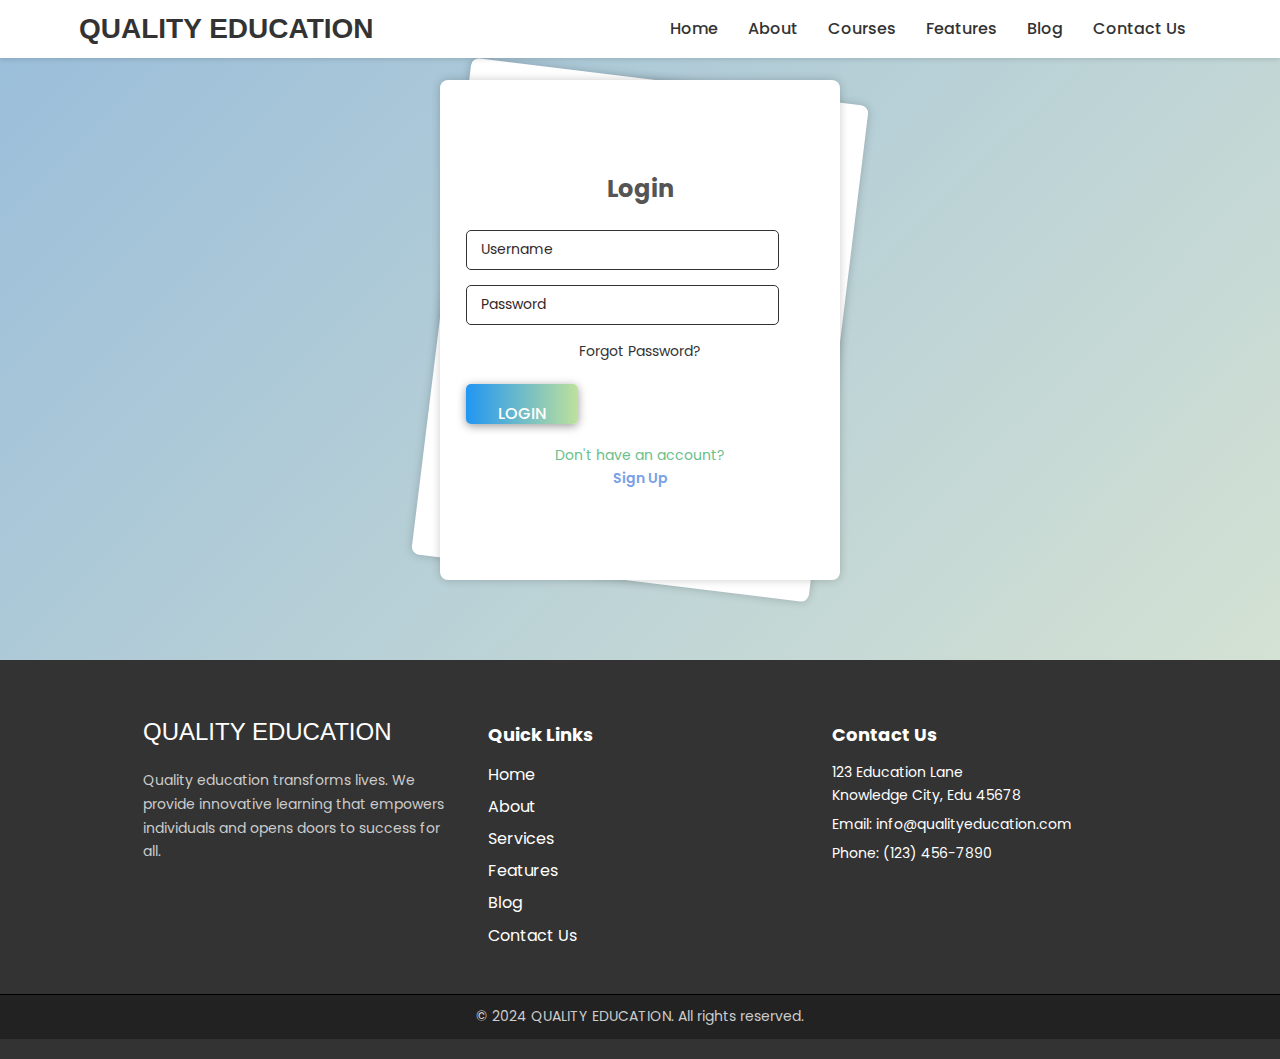
<file: anim.html>
<!DOCTYPE html>
<html lang="en">
<head>
    <meta charset="UTF-8">
    <meta http-equiv="X-UA-Compatible" content="IE=edge">
    <meta name="viewport" content="width=device-width, initial-scale=1.0">
    <title>Animated Login and Registration Form</title>
    <link rel="stylesheet" href="css/main.css">
    <link rel="preconnect" href="https://fonts.googleapis.com">
    <link rel="preconnect" href="https://fonts.gstatic.com" crossorigin>
    <link href="https://fonts.googleapis.com/css2?family=Poppins:wght@300;400;500;600;700&display=swap" rel="stylesheet">
    <link rel="icon" href="Images/fologo.png" type="image/x-icon">

    <style>
        @import url('https://fonts.googleapis.com/css2?family=Poppins:wght@300;400;500;600;700&display=swap');

        * {
            margin: 0;
            padding: 0;
            box-sizing: border-box;
            font-family: 'Poppins', sans-serif;
        }

        body {
            display: flex;
            flex-direction: column;
            min-height: 100vh;
            background: linear-gradient(135deg, #99bdda, #e0e9d2);
        }

        .header {
            width: 100%;
            background-color: #fff;
            color: #333;
            padding: 15px 0;
            box-shadow: 0 2px 4px rgba(0, 0, 0, 0.1);
        }

        .header .container {
            display: flex;
            justify-content: space-between;
            align-items: center;
            width: 90%;
            margin: 0 auto;
        }

        .header .logo {
            color: #333;
            text-decoration: none;
            font-size: 28px;
            font-weight: 600;
        }

        .header .navbar {
            display: flex;
        }

        .header .navbar ul {
            display: flex;
            list-style: none;
        }

        .header .navbar li {
            margin: 0 15px;
        }

        .header .navbar a {
            text-decoration: none;
            color: #333;
            font-weight: 500;
            transition: color 0.3s;
        }

        .header .navbar a:hover {
            color: #007bff;
        }

        .header .btn-outline {
            padding: 8px 16px;
            border: 2px solid #333;
            color: #333;
            text-decoration: none;
            border-radius: 5px;
            font-weight: 500;
            margin-left: 20px;
            transition: background-color 0.3s, color 0.3s;
        }

        .header .btn-outline:hover {
            background-color: #333;
            color: #fff;
        }

        .main-content {
            flex: 1;
            display: flex;
            justify-content: center;
            align-items: center;
            width: 100%;
            margin: 80px 0;
        }

        .wrapper {
            position: relative;
            width: 100%;
            max-width: 400px;
            height: 500px;
            margin: 0 auto;
        }

        .form-wrapper {
            position: absolute;
            top: 0;
            left: 0;
            display: flex;
            justify-content: center;
            align-items: center;
            width: 100%;
            height: 100%;
            background: #fff;
            box-shadow: 0 0 10px rgba(0, 0, 0, .2);
            border-radius: 8px;
            overflow: hidden;
        }

        .wrapper.animate-signUp .form-wrapper.sign-in {
            transform: rotate(7deg);
            animation: animateRotate .7s ease-in-out forwards;
            animation-delay: .3s;
        }

        .wrapper.animate-signIn .form-wrapper.sign-in {
            animation: animateSignIn 1.5s ease-in-out forwards;
        }

        @keyframes animateSignIn {
            0% {
                transform: translateX(0);
            }
            50% {
                transform: translateX(-500px);
            }
            100% {
                transform: translateX(0) rotate(7deg);
            }
        }

        .wrapper .form-wrapper.sign-up {
            transform: rotate(7deg);
        }

        .wrapper.animate-signIn .form-wrapper.sign-up {
            animation: animateRotate .7s ease-in-out forwards;
            animation-delay: .3s;
        }

        @keyframes animateRotate {
            0% {
                transform: rotate(7deg);
            }
            100% {
                transform: rotate(0);
                z-index: 1;
            }
        }

        .wrapper.animate-signUp .form-wrapper.sign-up {
            animation: animateSignUp 1.5s ease-in-out forwards;
        }

        @keyframes animateSignUp {
            0% {
                transform: translateX(0);
                z-index: 1;
            }
            50% {
                transform: translateX(500px);
            }
            100% {
                transform: translateX(0) rotate(7deg);
            }
        }

        h2 {
            font-size: 24px;
            color: #555;
            text-align: center;
            margin-bottom: 20px;
        }

        .input-group {
            position: relative;
            width: 90%;
            margin: 15px 0;
        }

        .input-group label {
            position: absolute;
            top: 50%;
            left: 10px;
            transform: translateY(-50%);
            font-size: 14px;
            color: #352828;
            padding: 0 5px;
            pointer-events: none;
            transition: .5s;
        }

        .input-group input {
            width: 100%;
            height: 40px;
            font-size: 16px;
            color: #333;
            padding: 0 15px;
            background: transparent;
            border: 1px solid #333;
            outline: none;
            border-radius: 5px;
        }

        .input-group input:focus ~ label,
        .input-group input:valid ~ label {
            top: 0;
            font-size: 12px;
            background: #fff;
        }

        .forgot-pass {
            margin: 10px 0 20px;
            text-align: center;
        }

        .forgot-pass a {
            color: #333;
            font-size: 14px;
            text-decoration: none;
            transition: text-decoration 0.3s;
        }

        .forgot-pass a:hover {
            text-decoration: underline;
        }

        .btn {
            width: 100%;
            height: 40px;
            background: linear-gradient(to right, #2196f3, #bee19c);
            box-shadow: 0 2px 10px rgba(0, 0, 0, .4);
            font-size: 16px;
            color: #fff;
            font-weight: 500;
            cursor: pointer;
            border-radius: 5px;
            border: none;
            outline: none;
            transition: background 0.3s;
        }

        .btn:hover {
            background: linear-gradient(to right, #1e88e5, #a5d6a7);
        }

        .sign-link {
            font-size: 14px;
            text-align: center;
            margin-top: 20px;
        }

        .sign-link p {
            color: #69be8c;
        }

        .sign-link p a {
            color: #79a0e7;
            text-decoration: none;
            font-weight: 600;
        }

        .sign-link p a:hover {
            text-decoration: underline;
        }

        @media (max-width: 768px) {
            .wrapper {
                width: 100%;
                height: auto;
            }

            .input-group {
                width: 100%;
            }
        }

        .footer {
            width: 100%;
            background-color: #333;
            color: white;
            padding: 20px 0;
            position: relative;
            bottom: 0;
        }

        .footer .footer-top {
            padding: 40px 0;
        }

        .footer .footer-top .container {
            width: 80%;
            margin: 0 auto;
            display: flex;
            flex-wrap: wrap;
            justify-content: space-between;
        }

        .footer .footer-brand {
            flex: 1;
            min-width: 250px;
        }

        .footer .footer-brand .logo {
            color: white;
            text-decoration: none;
            font-size: 24px;
            display: block;
            margin-bottom: 10px;
        }

        .footer .footer-text {
            color: #ccc;
            font-size: 14px;
        }

        .footer .footer-links {
            flex: 1;
            min-width: 200px;
        }

        .footer .footer-links h4 {
            font-size: 18px;
            margin-bottom: 10px;
        }

        .footer .footer-links ul {
            list-style: none;
            padding: 0;
        }

        .footer .footer-links ul li {
            margin-bottom: 5px;
        }

        .footer .footer-links ul li a {
            color: white;
            text-decoration: none;
        }

        .footer .footer-links ul li a:hover {
            text-decoration: underline;
        }

        .footer .footer-contact {
            flex: 1;
            min-width: 200px;
        }

        .footer .footer-contact h4 {
            font-size: 18px;
            margin-bottom: 10px;
        }

        .footer .footer-contact p {
            font-size: 14px;
            margin: 5px 0;
        }

        .footer .footer-bottom {
            background-color: #222;
            padding: 10px 0;
            text-align: center;
            border-top: 1px solid #000;
        }

        .footer .footer-bottom p {
            margin: 0;
            font-size: 14px;
            color: #ccc;
        }
    </style>
</head>
<body>
    <!-- Header -->
    <header class="header">
        <div class="container">
            <a href="index.html" class="logo">QUALITY EDUCATION</a>
            <nav class="navbar">
                <ul>
                    <li><a href="index.html">Home</a></li>
                    <li><a href="about.html">About</a></li>
                    <li><a href="services.html">Courses</a></li>
                    <li><a href="features.html">Features</a></li>
                    <li><a href="blog.html">Blog</a></li>
                    <li><a href="contact.html">Contact Us</a></li>
                </ul>
            </nav>
        </div>
    </header>

    <main class="main-content">
        <div class="wrapper">
            <div class="form-wrapper sign-up">
                <form action="">
                    <h2>Sign Up</h2>
                    <div class="input-group">
                        <input type="text" required>
                        <label for="">Username</label>
                    </div>
                    <div class="input-group">
                        <input type="email" required>
                        <label for="">Email</label>
                    </div>
                    <div class="input-group">
                        <input type="password" required>
                        <label for="">Password</label>
                    </div>
                    <button type="submit" class="btn">Sign Up</button>
                    <div class="sign-link">
                        <p>Already have an account? <a href="#" class="signIn-link">Sign In</a></p>
                    </div>
                </form>
            </div>

            <div class="form-wrapper sign-in">
                <form action="">
                    <h2>Login</h2>
                    <div class="input-group">
                        <input type="text" required>
                        <label for="">Username</label>
                    </div>
                    <div class="input-group">
                        <input type="password" required>
                        <label for="">Password</label>
                    </div>
                    <div class="forgot-pass">
                        <a href="#">Forgot Password?</a>
                    </div>
                    <button type="submit" class="btn">Login</button>
                    <div class="sign-link">
                        <p>Don't have an account? <a href="#" class="signUp-link">Sign Up</a></p>
                    </div>
                </form>
            </div>
        </div>
    </main>

    <!-- Footer -->
    <footer class="footer">
        <div class="footer-top section">
            <div class="container">
                <div class="footer-brand">
                    <a href="index.html" class="logo">QUALITY EDUCATION</a>
                    <p class="footer-text">Quality education transforms lives. We provide innovative learning that empowers individuals and opens doors to success for all.</p>
                </div>
                <div class="footer-links">
                    <h4>Quick Links</h4>
                    <ul>
                        <li><a href="index.html">Home</a></li>
                        <li><a href="about.html">About</a></li>
                        <li><a href="services.html">Services</a></li>
                        <li><a href="features.html">Features</a></li>
                        <li><a href="blog.html">Blog</a></li>
                        <li><a href="contact.html">Contact Us</a></li>
                    </ul>
                </div>
                <div class="footer-contact">
                    <h4>Contact Us</h4>
                    <p>123 Education Lane<br>Knowledge City, Edu 45678</p>
                    <p>Email: info@qualityeducation.com</p>
                    <p>Phone: (123) 456-7890</p>
                </div>
            </div>
        </div>
        <div class="footer-bottom">
            <p>&copy; 2024 QUALITY EDUCATION. All rights reserved.</p>
        </div>
    </footer>
    <script>
      // Wait for the DOM to fully load before executing script
      document.addEventListener('DOMContentLoaded', function() {
          const signUpLink = document.querySelector('.signIn-link');
          const signInLink = document.querySelector('.signUp-link');
          const wrapper = document.querySelector('.wrapper');
  
          // Toggle between sign up and sign in
          signUpLink.addEventListener('click', function() {
              wrapper.classList.add('animate-signUp');
              wrapper.classList.remove('animate-signIn');
          });
  
          signInLink.addEventListener('click', function() {
              wrapper.classList.add('animate-signIn');
              wrapper.classList.remove('animate-signUp');
          });
      });
  </script>
  
</body>
</html>
</file>
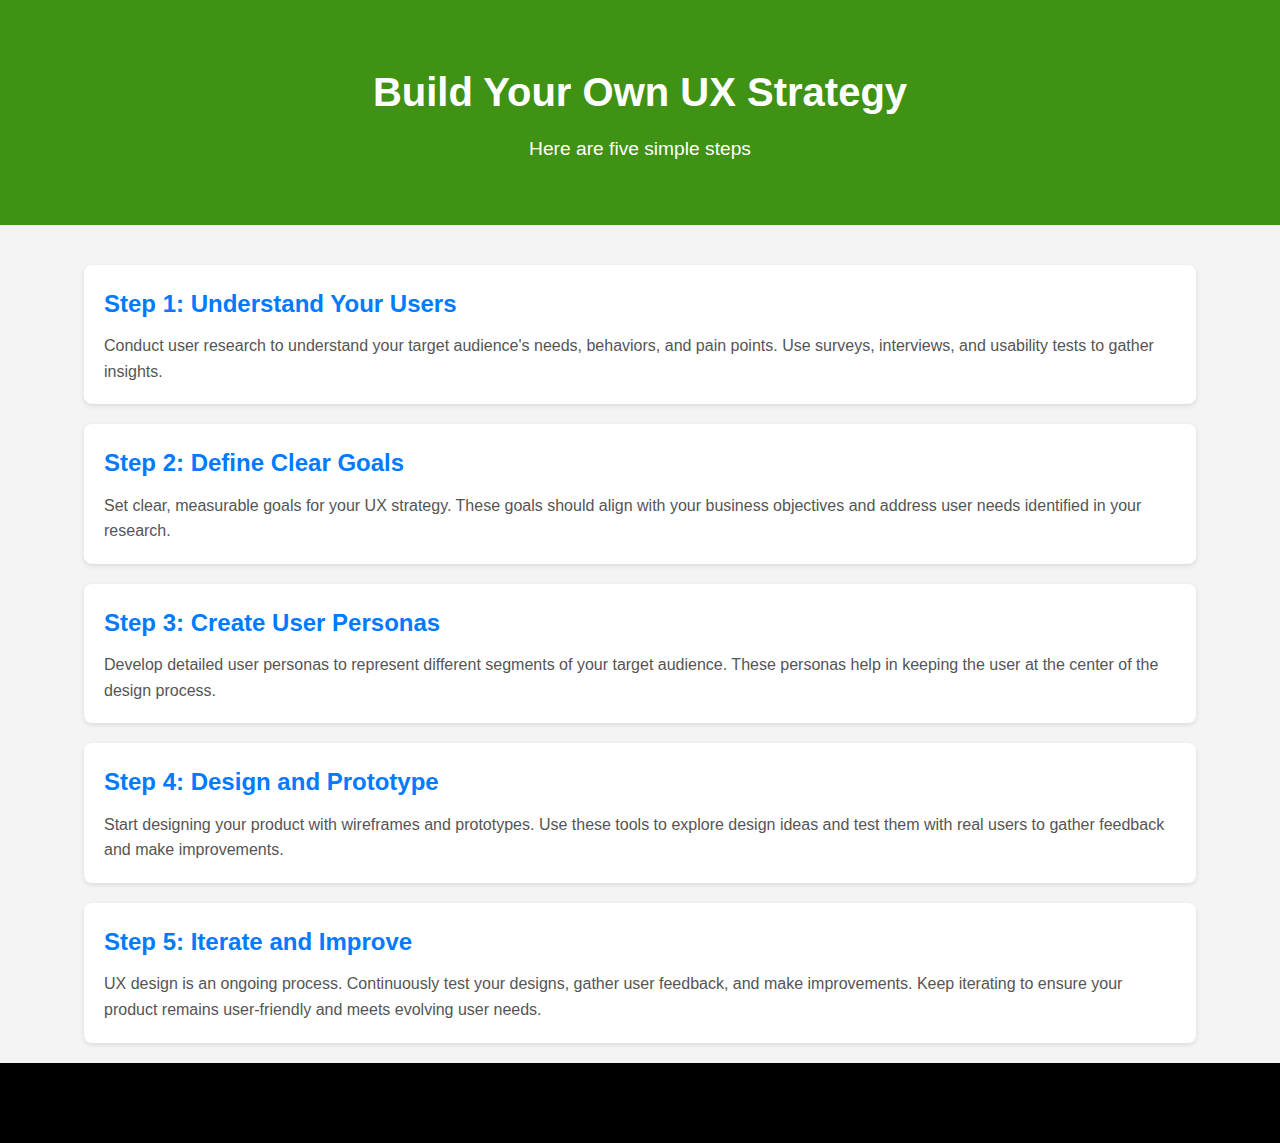
<file: Q1.html>
<!DOCTYPE html>
<html lang="en">
<head>
    <meta charset="UTF-8">
    <meta name="viewport" content="width=device-width, initial-scale=1.0">
    <title>Build Your Own UX Strategy</title>
    <link rel="stylesheet" href="Q1.css">
</head>
<body>
    <header class="banner">
        <div class="container">
            <h1>Build Your Own UX Strategy</h1>
            <p>Here are five simple steps</p>
        </div>
    </header>
    <main class="container">
        <section class="step">
            <h2>Step 1: Understand Your Users</h2>
            <p>Conduct user research to understand your target audience's needs, behaviors, and pain points. Use surveys, interviews, and usability tests to gather insights.</p>
        </section>
        <section class="step">
            <h2>Step 2: Define Clear Goals</h2>
            <p>Set clear, measurable goals for your UX strategy. These goals should align with your business objectives and address user needs identified in your research.</p>
        </section>
        <section class="step">
            <h2>Step 3: Create User Personas</h2>
            <p>Develop detailed user personas to represent different segments of your target audience. These personas help in keeping the user at the center of the design process.</p>
        </section>
        <section class="step">
            <h2>Step 4: Design and Prototype</h2>
            <p>Start designing your product with wireframes and prototypes. Use these tools to explore design ideas and test them with real users to gather feedback and make improvements.</p>
        </section>
        <section class="step">
            <h2>Step 5: Iterate and Improve</h2>
            <p>UX design is an ongoing process. Continuously test your designs, gather user feedback, and make improvements. Keep iterating to ensure your product remains user-friendly and meets evolving user needs.</p>
        </section>
    </main>
    <footer class="footer">
        <div class="container">
        </div>
    </footer>
</body>
</html>
</file>
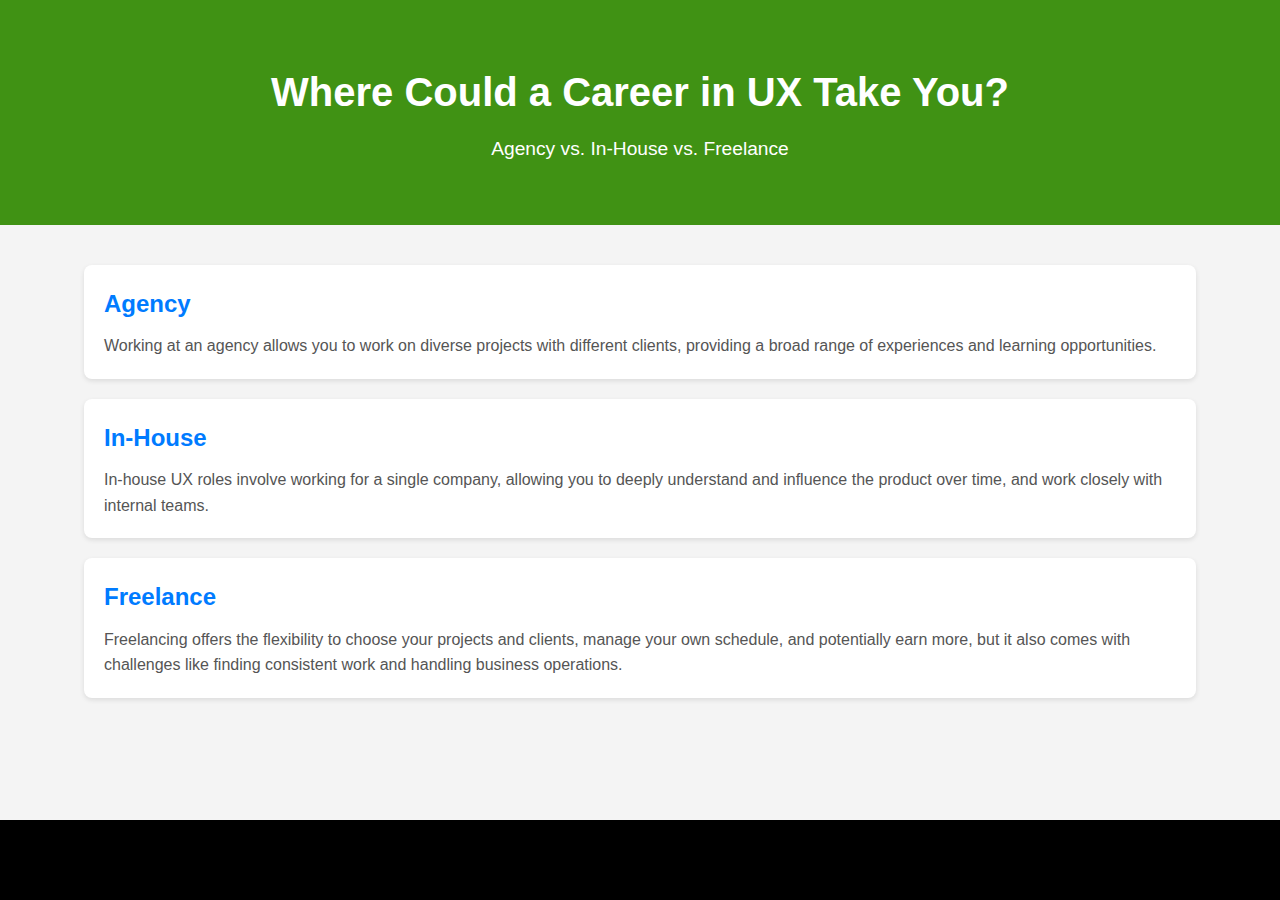
<file: Q2.html>
<!DOCTYPE html>
<html lang="en">
<head>
    <meta charset="UTF-8">
    <meta name="viewport" content="width=device-width, initial-scale=1.0">
    <title>Q2</title>
    <link rel="stylesheet" href="Q2.css">
</head>
<body>
    <header class="banner">
        <div class="container">
            <h1>Where Could a Career in UX Take You?</h1>
            <p>Agency vs. In-House vs. Freelance</p>
        </div>
    </header>
    <main class="container">
        <section class="step">
            <h2>Agency</h2>
            <p>Working at an agency allows you to work on diverse projects with different clients, providing a broad range of experiences and learning opportunities.</p>
        </section>
        <section class="step">
            <h2>In-House</h2>
            <p>In-house UX roles involve working for a single company, allowing you to deeply understand and influence the product over time, and work closely with internal teams.</p>
        </section>
        <section class="step">
            <h2>Freelance</h2>
            <p>Freelancing offers the flexibility to choose your projects and clients, manage your own schedule, and potentially earn more, but it also comes with challenges like finding consistent work and handling business operations.</p>
        </section>
    </main>
    <footer class="footer">
        <div class="container">
           
        </div>
    </footer>
</body>
</html>
</file>
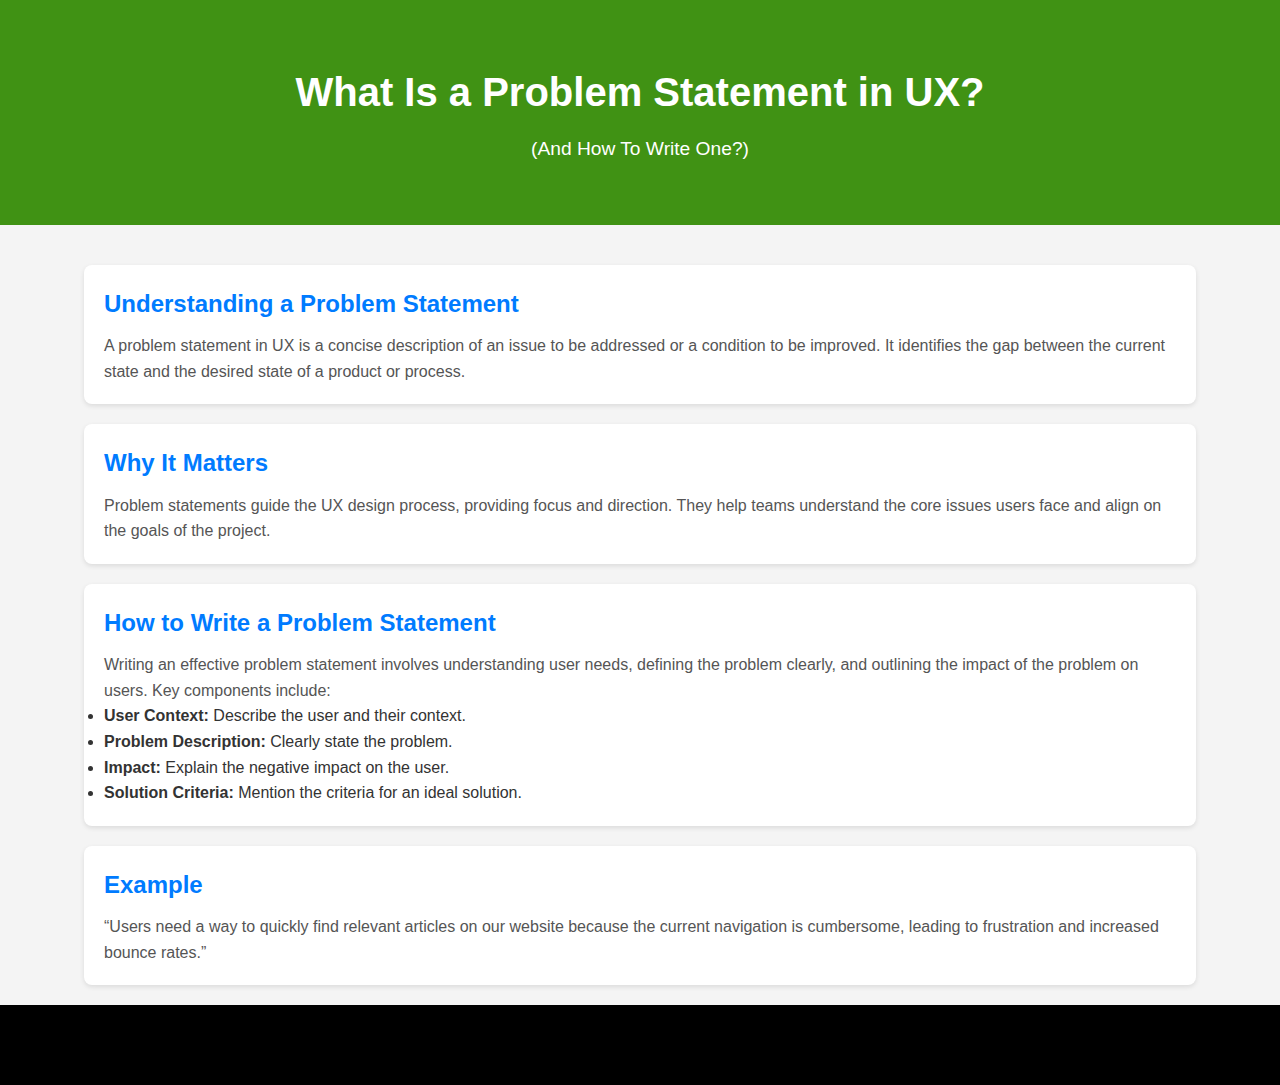
<file: Q3.html>
<!DOCTYPE html>
<html lang="en">
<head>
    <meta charset="UTF-8">
    <meta name="viewport" content="width=device-width, initial-scale=1.0">
    <title>UX Problem Statement</title>
    <link rel="stylesheet" href="Q3.css">
</head>
<body>
    <header class="banner">
        <div class="container">
            <h1>What Is a Problem Statement in UX?</h1>
            <p>(And How To Write One?)</p>
        </div>
    </header>
    <main class="container">
        <section class="step">
            <h2>Understanding a Problem Statement</h2>
            <p>A problem statement in UX is a concise description of an issue to be addressed or a condition to be improved. It identifies the gap between the current state and the desired state of a product or process.</p>
        </section>
        <section class="step">
            <h2>Why It Matters</h2>
            <p>Problem statements guide the UX design process, providing focus and direction. They help teams understand the core issues users face and align on the goals of the project.</p>
        </section>
        <section class="step">
            <h2>How to Write a Problem Statement</h2>
            <p>Writing an effective problem statement involves understanding user needs, defining the problem clearly, and outlining the impact of the problem on users. Key components include:</p>
            <ul>
                <li><strong>User Context:</strong> Describe the user and their context.</li>
                <li><strong>Problem Description:</strong> Clearly state the problem.</li>
                <li><strong>Impact:</strong> Explain the negative impact on the user.</li>
                <li><strong>Solution Criteria:</strong> Mention the criteria for an ideal solution.</li>
            </ul>
        </section>
        <section class="step">
            <h2>Example</h2>
            <p>“Users need a way to quickly find relevant articles on our website because the current navigation is cumbersome, leading to frustration and increased bounce rates.”</p>
        </section>
    </main>
    <footer class="footer">
        <div class="container">
        </div>
    </footer>
</body>
</html>
</file>
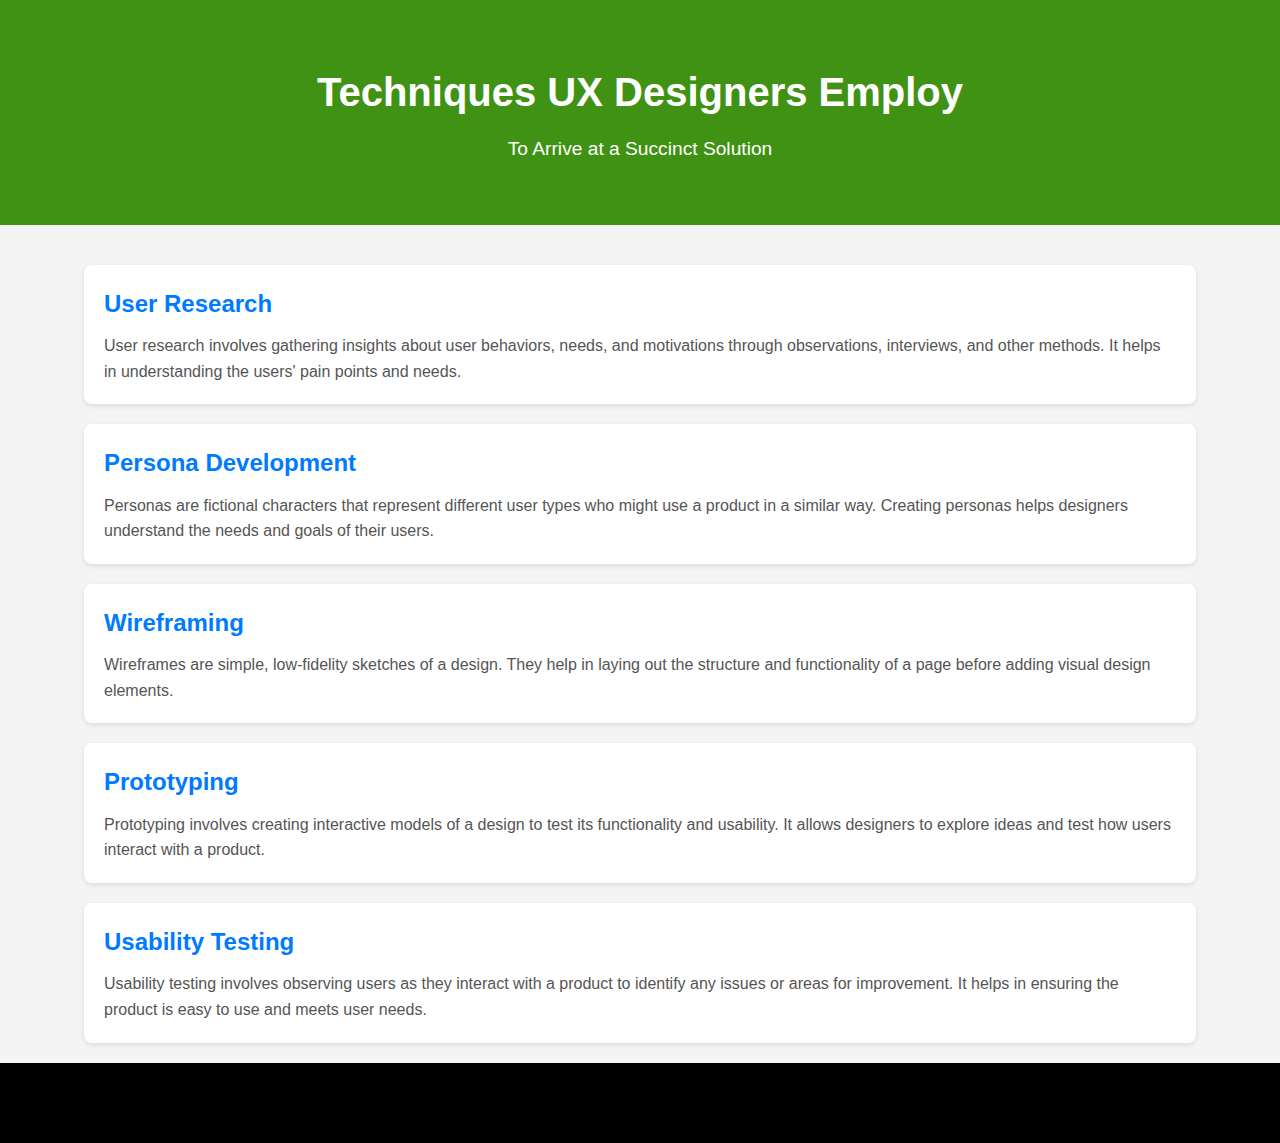
<file: Q4.html>
<!DOCTYPE html>
<html lang="en">
<head>
    <meta charset="UTF-8">
    <meta name="viewport" content="width=device-width, initial-scale=1.0">
    <title>UX Techniques</title>
    <link rel="stylesheet" href="Q4.css">
</head>
<body>
    <header class="banner">
        <div class="container">
            <h1>Techniques UX Designers Employ</h1>
            <p>To Arrive at a Succinct Solution</p>
        </div>
    </header>
    <main class="container">
        <section class="step">
            <h2>User Research</h2>
            <p>User research involves gathering insights about user behaviors, needs, and motivations through observations, interviews, and other methods. It helps in understanding the users' pain points and needs.</p>
        </section>
        <section class="step">
            <h2>Persona Development</h2>
            <p>Personas are fictional characters that represent different user types who might use a product in a similar way. Creating personas helps designers understand the needs and goals of their users.</p>
        </section>
        <section class="step">
            <h2>Wireframing</h2>
            <p>Wireframes are simple, low-fidelity sketches of a design. They help in laying out the structure and functionality of a page before adding visual design elements.</p>
        </section>
        <section class="step">
            <h2>Prototyping</h2>
            <p>Prototyping involves creating interactive models of a design to test its functionality and usability. It allows designers to explore ideas and test how users interact with a product.</p>
        </section>
        <section class="step">
            <h2>Usability Testing</h2>
            <p>Usability testing involves observing users as they interact with a product to identify any issues or areas for improvement. It helps in ensuring the product is easy to use and meets user needs.</p>
        </section>
    </main>
    <footer class="footer">
        <div class="container">
        </div>
    </footer>
</body>
</html>
</file>
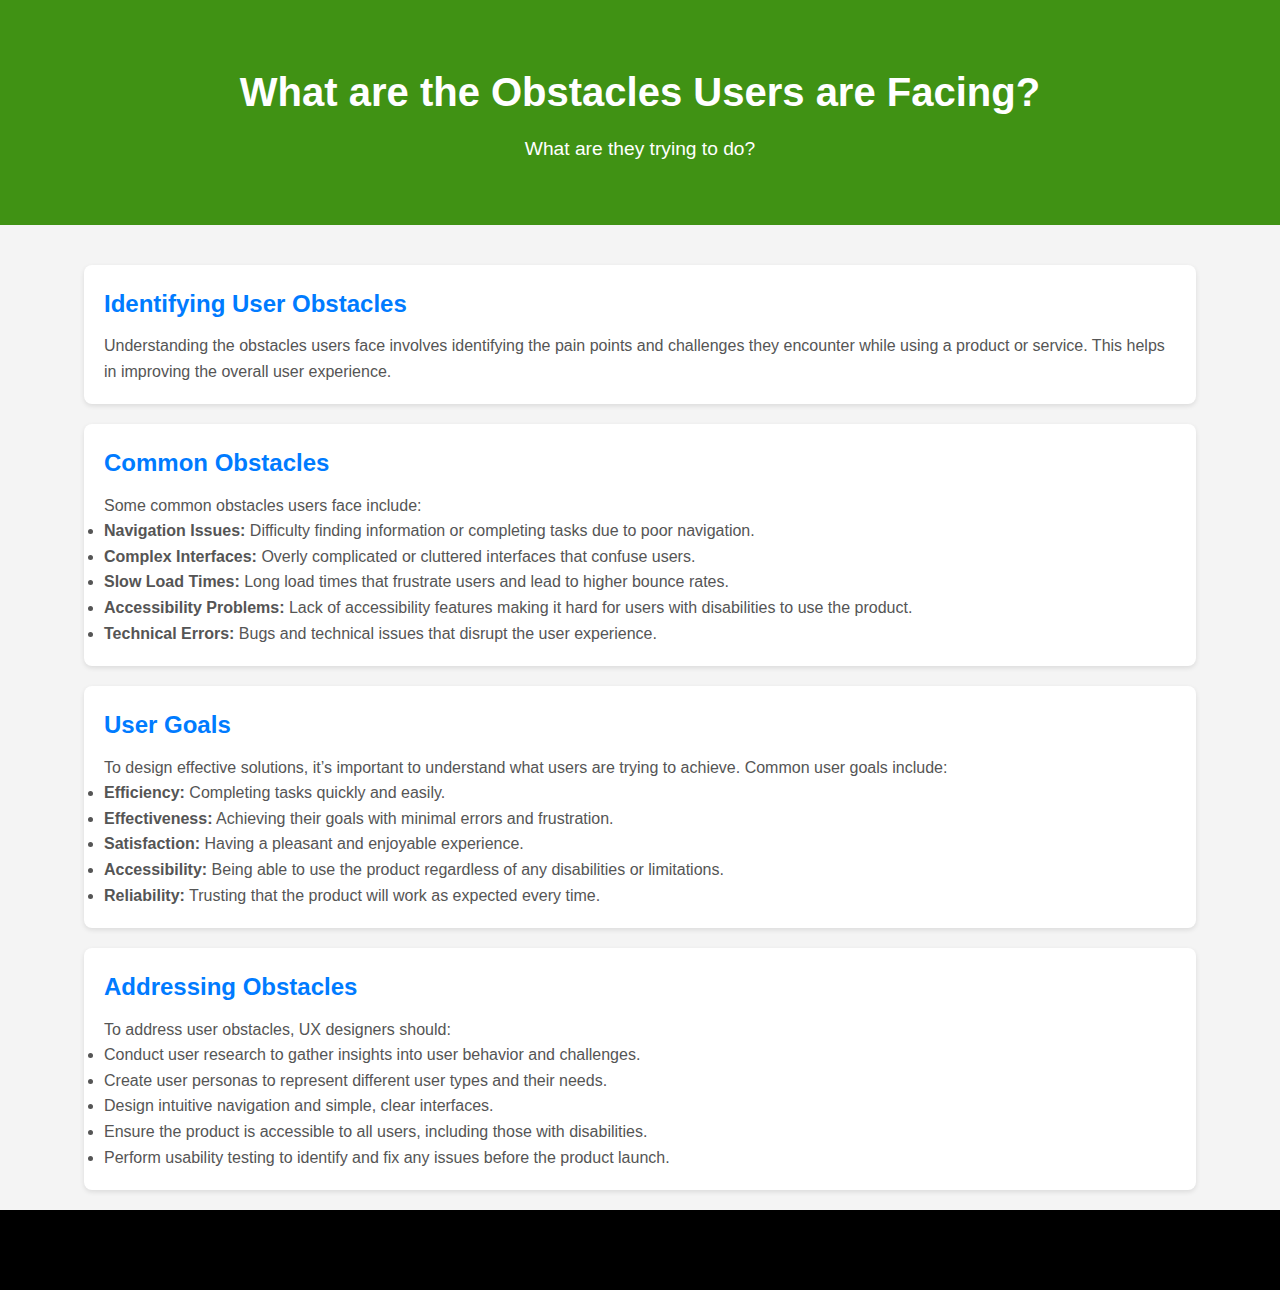
<file: Q5.html>
<!DOCTYPE html>
<html lang="en">
<head>
    <meta charset="UTF-8">
    <meta name="viewport" content="width=device-width, initial-scale=1.0">
    <title>User Obstacles</title>
    <link rel="stylesheet" href="Q5.css">
</head>
<body>
    <header class="banner">
        <div class="container">
            <h1>What are the Obstacles Users are Facing?</h1>
            <p>What are they trying to do?</p>
        </div>
    </header>
    <main class="container">
        <section class="step">
            <h2>Identifying User Obstacles</h2>
            <p>Understanding the obstacles users face involves identifying the pain points and challenges they encounter while using a product or service. This helps in improving the overall user experience.</p>
        </section>
        <section class="step">
            <h2>Common Obstacles</h2>
            <p>Some common obstacles users face include:</p>
            <ul>
                <li><strong>Navigation Issues:</strong> Difficulty finding information or completing tasks due to poor navigation.</li>
                <li><strong>Complex Interfaces:</strong> Overly complicated or cluttered interfaces that confuse users.</li>
                <li><strong>Slow Load Times:</strong> Long load times that frustrate users and lead to higher bounce rates.</li>
                <li><strong>Accessibility Problems:</strong> Lack of accessibility features making it hard for users with disabilities to use the product.</li>
                <li><strong>Technical Errors:</strong> Bugs and technical issues that disrupt the user experience.</li>
            </ul>
        </section>
        <section class="step">
            <h2>User Goals</h2>
            <p>To design effective solutions, it’s important to understand what users are trying to achieve. Common user goals include:</p>
            <ul>
                <li><strong>Efficiency:</strong> Completing tasks quickly and easily.</li>
                <li><strong>Effectiveness:</strong> Achieving their goals with minimal errors and frustration.</li>
                <li><strong>Satisfaction:</strong> Having a pleasant and enjoyable experience.</li>
                <li><strong>Accessibility:</strong> Being able to use the product regardless of any disabilities or limitations.</li>
                <li><strong>Reliability:</strong> Trusting that the product will work as expected every time.</li>
            </ul>
        </section>
        <section class="step">
            <h2>Addressing Obstacles</h2>
            <p>To address user obstacles, UX designers should:</p>
            <ul>
                <li>Conduct user research to gather insights into user behavior and challenges.</li>
                <li>Create user personas to represent different user types and their needs.</li>
                <li>Design intuitive navigation and simple, clear interfaces.</li>
                <li>Ensure the product is accessible to all users, including those with disabilities.</li>
                <li>Perform usability testing to identify and fix any issues before the product launch.</li>
            </ul>
        </section>
    </main>
    <footer class="footer">
        <div class="container">
        </div>
    </footer>
</body>
</html>
</file>
<file: css/main.css>
:root {

  /**
   * colors
   */

  --rich-black-fogra-29-1: hsl(215, 31%, 14%);
  --rich-black-fogra-29-2: hsl(230, 14%, 8%);
  --rich-black-fogra-39: hsl(158, 29%, 5%);
  --granite-gray: hsl(0, 0%, 40%);
  --go-green_50: hsla(145, 63%, 42%, 0.5);
  --go-green_8: hsla(145, 63%, 42%, 0.08);
  --go-green_5: hsla(145, 63%, 42%, 0.05);
  --light-gray: hsl(0, 0%, 80%);
  --mint-cream: hsl(160, 100%, 98%);
  --cultured: hsl(0, 0%, 93%);
  --go-green: hsl(145, 63%, 42%);
  --white: hsl(0, 0%, 100%);
  --jet: hsl(0, 0%, 18%);

  /**
   * typography
   */

  --ff-poppins: 'Poppins', sans-serif;
  --ff-cuprum: 'Cuprum', sans-serif;

  --fs-1: 4.5rem;
  --fs-2: 3.6rem;
  --fs-3: 3.5rem;
  --fs-4: 3.2rem;
  --fs-5: 2.5rem;
  --fs-6: 2.4rem;
  --fs-7: 2.2rem;
  --fs-8: 2rem;
  --fs-9: 1.8rem;
  --fs-10: 1.5rem;
  --fs-11: 1.4rem;
  --fs-12: 1.3rem;

  --fw-600: 600;
  --fw-500: 500;

  /**
   * spacing
   */

  --section-padding: 80px;

  /**
   * shadow
   */

  --shadow-1: 3px 4px 30px hsla(0, 0%, 53%, 0.1);
  --shadow-2: 5px 3px 40px hsla(191, 100%, 17%, 0.1);

  /**
   * radius
   */

  --radius-5: 5px;

  /**
   * transition
   */

  --transition-1: 0.25s ease;
  --transition-2: 0.8s ease;
  --cubic-out: cubic-bezier(0.33, 0.85, 0.4, 0.96);

}





/*-----------------------------------*\
  #RESET
\*-----------------------------------*/

*,
*::before,
*::after {
  margin: 0;
  padding: 0;
  box-sizing: border-box;
}

li { list-style: none; }

a {
  color: inherit;
  text-decoration: none;
}

a,
img,
span,
input,
button,
ion-icon { display: block; }

img { height: auto; }

input,
button {
  background: none;
  border: none;
  font: inherit;
}

input { width: 100%; }

button { cursor: pointer; }

ion-icon { pointer-events: none; }

address { font-style: normal; }

html {
  font-family: var(--ff-poppins);
  font-size: 10px;
  scroll-behavior: smooth;
}

body {
  background-color: var(--white);
  color: var(--granite-gray);
  font-size: 1.6rem;
  line-height: 1.7;
}

:focus-visible { outline-offset: 4px; }

::-webkit-scrollbar { width: 10px; }

::-webkit-scrollbar-track { background-color: hsl(0, 0%, 98%); }

::-webkit-scrollbar-thumb { background-color: hsl(0, 0%, 80%); }

::-webkit-scrollbar-thumb:hover { background-color: hsl(0, 0%, 70%); }





/*-----------------------------------*\
  #REUSED STYLE
\*-----------------------------------*/

.container { padding-inline: 15px; }

.section { padding-block: var(--section-padding); }

.has-before,
.has-after {
  position: relative;
  z-index: 1;
}

.has-before::before,
.has-after::after {
  content: "";
  position: absolute;
}

.h1,
.h2,
.h3,
.h2-sm {
  color: var(--rich-black-fogra-29-1);
  font-family: var(--ff-cuprum);
}

.h1 {
  font-size: var(--fs-1);
  line-height: 1.1;
}

.h2 { font-size: var(--fs-2); }

.h2,
.h3,
.h2-sm { line-height: 1.3; }

.h2-sm { font-size: var(--fs-3); }

.h3 { font-size: var(--fs-7); }

.btn-group {
  display: flex;
  flex-wrap: wrap;
  justify-content: center;
  align-items: center;
  gap: 35px;
}

.btn {
  font-weight: var(--fw-600);
  text-transform: uppercase;
  padding: 12px 24px;
  border-radius: var(--radius-5);
  max-width: max-content;
  transition: var(--transition-1);
}

.btn-primary {
  background-color: var(--go-green);
  color: var(--white);
}

.btn-primary:is(:hover, :focus) { background-color: var(--rich-black-fogra-29-1); }

.flex-btn {
  display: flex;
  align-items: center;
  gap: 20px;
}

.img-holder {
  aspect-ratio: var(--width) / var(--height);
  background-color: var(--light-gray);
}

.img-cover {
  width: 100%;
  height: 100%;
  object-fit: cover;
}

.w-100 { width: 100%; }

.text-center { text-align: center; }

.section-subtitle {
  color: var(--go-green);
  font-weight: var(--fw-500);
}

.grid-list {
  display: grid;
  gap: 20px;
}

.btn-link {
  color: var(--go-green);
  font-size: var(--fs-12);
  display: flex;
  justify-content: center;
  align-items: center;
  gap: 5px;
  transition: var(--transition-1);
}





/*-----------------------------------*\
  #HEADER
\*-----------------------------------*/

.header .btn-outline { display: none; }

.header {
  padding-block: 15px;
  position: absolute; /* Change from fixed to absolute */
  top: 0; /* Keeps it at the top of the page */
  left: 0;
  width: 100%;
  z-index: 4;
  background-color: var(--white); 
  box-shadow: var(--shadow-2);
}

.header.active {
  background-color: var(--white);
  box-shadow: var(--shadow-2);
}

.header .container {
  display: flex;
  justify-content: space-between;
  align-items: center;
}

.logo {
  color: var(--rich-black-fogra-29-1);
  font-family: var(--ff-cuprum);
  font-size: 33px;
  font-weight: var(--fw-500);
  line-height: 1;
}

/* Navbar Toggle Button */
.nav-open-btn {
color: var(--rich-black-fogra-29-1);
font-size: 35px;
}



/* Navbar Container */
.navbar {
position: fixed;
top: 0;
left: -280px; /* Off-screen initially */
max-width: 280px;
width: 100%;
height: 100%;
background-color: var(--rich-black-fogra-39);
color: var(--white);
padding: 30px 20px;
visibility: hidden; /* Hidden initially */
transform: translateX(0); /* Start with no transformation */
transition: transform 0.5s var(--cubic-out), visibility 0.25s var(--cubic-out); /* Smooth transition for transform and visibility */
z-index: 4;
}

/* Navbar Active State */
.navbar.active {
visibility: visible; /* Show when active */
transform: translateX(280px); /* Move into view */
transition: transform 0.5s var(--cubic-out), visibility 0.25s var(--cubic-out); /* Apply transition */
}

/* Navbar Internal Elements */
.navbar .logo,
.nav-close-btn {
color: var(--white); /* Consistent color for logo and close button */
}

.nav-close-btn {
font-size: 30px; /* Adjust font size for close button */
}

/* Navbar Wrapper */
.navbar .wrapper {
display: flex;
align-items: center;
justify-content: space-between;
margin-bottom: 25px; /* Margin at the bottom */
}

/* Navbar Links */
.navbar-link {
padding: 10px 0; /* Vertical padding */
transition: color var(--transition-1); /* Smooth color transition */
}

.navbar-link:is(:hover, :focus) {
color: var(--go-green); /* Color on hover/focus */
}

.overlay {
  position: fixed;
  inset: 0;
  background-color: hsla(0, 0%, 100%, 0.7);
  visibility: hidden;
  opacity: 0;
  transition: var(--transition-1);
  z-index: 3;
}

.overlay.active {
  visibility: visible;
  opacity: 1;
}





/*-----------------------------------*\
  #HERO
\*-----------------------------------*/

.hero{
  background-color: var(--mint-cream);
  padding-block-start: calc(var(--section-padding) + 50px);
  text-align: center;
  overflow: hidden;
}

.hero .container {
  display: grid;
  gap: 50px;
}

.hero-subtitle {
  color: var(--go-green);
  font-size: var(--fs-12);
  font-weight: var(--fw-500);
  max-width: max-content;
  margin-inline: auto;
  z-index: 0;
}

.hero-subtitle::before {
  top: 8px;
  left: -20px;
  width: 15px;
  height: 2px;
  background-color: var(--go-green);
}

.hero-title { margin-block: 10px 15px; }

.hero-text { color: var(--rich-black-fogra-29-1); }

.hero .btn-group { margin-block-start: 40px; }

.hero .btn-icon {
  background-color: var(--go-green);
  color: var(--white);
  font-size: 20px;
  padding: 20px;
  border-radius: 50%;
  animation: pulse 2s ease infinite;
}

@keyframes pulse {
  0% { box-shadow: 0 0 0 0 var(--go-green); }
  100% { box-shadow: 0 0 0 20px transparent; }
}

.hero .flex-btn .span {
  color: var(--go-green);
  font-size: var(--fs-9);
  font-weight: var(--fw-600);
}

.hero-banner,
.hero-banner > img { border-radius: 50%; }

.hero-banner::before {
  top: 50%;
  left: 50%;
  transform: translate(-50%, -50%);
  width: 120%;
  height: 120%;
  background-image: url('../images/hero-pattern.svg');
  background-repeat: no-repeat;
  background-size: contain;
  background-position: center;
  z-index: -1;
}

.hero-banner {
  position: relative;
  overflow: hidden;
  display: inline-block;
}

.hero-banner img {
  transition: transform 0.3s ease, box-shadow 0.3s ease;
}

.hero-banner:hover img {
  transform: scale(1.1);
  box-shadow: 0 10px 20px rgba(0, 0, 0, 0.5);
}






/*-----------------------------------*\
  #ABOUT
\*-----------------------------------*/

.about .container {
  display: grid;
  gap: 30px;
}

.about-banner { filter: drop-shadow(2px 2px 5px hsla(0, 0%, 0%, 0.08)); }

.about .section-text { margin-block: 20px 13px; }

.about-list { margin-block-end: 50px; }

.about-list .has-before {
  font-family: var(--ff-cuprum);
  font-size: var(--fs-8);
  font-weight: var(--fw-600);
  padding-inline-start: 20px;
  line-height: 1.5;
}

.about-list .has-before:not(:last-child) { margin-block-end: 15px; }

.about-list .has-before::before {
  top: 10px;
  left: 0;
  width: 10px;
  height: 10px;
  border-radius: 50%;
  background-color: var(--go-green);
}

.about .btn-group { justify-content: flex-start; }

.about .btn-group .flex-btn { gap: 10px; }

.about .btn-icon ion-icon {
  color: var(--go-green);
  font-size: 40px;
}

.about .btn-group .span {
  color: var(--go-green);
  font-family: var(--ff-cuprum);
  font-size: var(--fs-6);
  font-weight: var(--fw-600);
}

.about-banner, .hero-banner {
  position: relative;
  overflow: hidden;
  display: inline-block;
}

.about-banner img, .hero-banner img {
  transition: transform 0.3s ease, box-shadow 0.3s ease;
}

.about-banner:hover img, .hero-banner:hover img {
  transform: scale(1.1);
  box-shadow: 0 10px 20px rgba(0, 0, 0, 0.5);
}




/*-----------------------------------*\
  #SERVICE
\*-----------------------------------*/

.service .section-text { margin-block: 15px 50px; }

.service .grid-list { margin-block-end: 50px; }

.service-card {
  height: 100%;
  padding: 30px 25px;
  text-align: center;
  box-shadow: var(--shadow-1);
}

.service-card::after {
  bottom: 0;
  left: 0;
  width: 0;
  height: 2px;
  background-color: var(--go-green);
  transition: var(--transition-2);
}

.service-card:is(:hover, :focus-within)::after { width: 100%; }

.service-card .card-icon {
  max-width: max-content;
  margin-inline: auto;
  margin-block-end: 10px; 
}

.service-card .img { transition: var(--transition-1); }

.service-card:is(:hover, :focus-within) .img { transform: scale(1.1); }

.service-card .card-text { margin-block: 5px 13px; }

.service .btn { margin-inline: auto; }





/*-----------------------------------*\
  #FEATURES
\*-----------------------------------*/

.features .section-text { margin-block: 15px 50px; }

.features-card {
  position: relative;
  background-color: var(--white);
  padding: 25px;
  padding-block-start: 40px;
  margin-block-start: 24px;
  border-radius: 1rem;
  box-shadow: var(--shadow-1);
  transition: var(--transition-2);
}

.features-card:hover { background-color: var(--go-green); }

.features-card .card-number {
  position: absolute;
  top: 0;
  left: 25px;
  transform: translateY(-50%);
  background-color: var(--cultured);
  font-size: var(--fs-7);
  font-weight: var(--fw-600);
  padding-block: 5px;
  min-width: 50px;
  text-align: center;
  border-radius: var(--radius-5);
  transition: var(--transition-1);
}

.features-card:hover .card-number { color: var(--go-green); }

.features-card .card-title {
  font-size: var(--fs-6);
  margin-block-end: 5px;
}

.features-card :is(.card-title, .card-text) { transition: var(--transition-1); }

.features-card:hover :is(.card-title, .card-text) { color: var(--white); }

ul {
  list-style: none;
  padding: 0;
}

li {
  margin-bottom: 20px;
}

.features-card {
  position: relative;
  overflow: visible; /* Ensure the content is not clipped */
  display: inline-block;
  padding: 20px; /* Add padding to prevent content from being cut off */
  background-color: white; /* Set a background color if needed */
  transition: transform 0.3s ease, box-shadow 0.3s ease;
}

.features-card:hover {
  transform: scale(1.05);
  box-shadow: 0 10px 20px rgba(0, 0, 0, 0.5);
}

.card-number {
  font-size: 2em; /* Adjust font size if needed */
}

.card-title {
  margin-top: 10px;
  font-size: 1.5em; /* Adjust font size if needed */
}

.card-text {
  margin-top: 10px;
  font-size: 1em; /* Adjust font size if needed */
}




/*-----------------------------------*\
  #FAQ
\*-----------------------------------*/

.faq .container {
  display: grid;
  gap: 20px;
}

.faq .title-wrapper {
  background-color: var(--white);
  padding: 30px 25px;
  box-shadow: var(--shadow-1);
}

.faq .section-title {
  font-size: var(--fs-4);
  margin-block-end: 30px;
}

.faq-card {
  background-color: var(--go-green_5);
  border-radius: var(--radius-5);
  overflow: hidden;
}

.faq-card .card-action {
  --action-bg: var(--go-green_8);
  --color: var(--granite-gray);

  background-color: var(--action-bg);
  text-align: left;
  width: 100%;
  display: flex;
  justify-content: space-between;
  align-items: center;
  padding: 20px 25px;
  gap: 20px;
  transition: var(--transition-1);
}

.faq-card .card-action:is(:hover, :focus, .active) {
  --action-bg: var(--go-green);
  --color: var(--white);
}

.faq-card .card-title {
  color: var(--color);
  font-size: var(--fs-8);
  transition: var(--transition-1);
}

.faq-card ion-icon {
  color: var(--color);
  font-size: 15px;
  transition: var(--transition-1);
  --ionicon-stroke-width: 60px;
}

.faq-card .card-action.active .open,
.faq-card .card-action .close { display: none; }

.faq-card .card-action .open,
.faq-card .card-action.active .close { display: block; }

.faq-card .card-content {
  font-size: var(--fs-10);
  padding-inline: 25px;
  max-height: 0;
  overflow: hidden;
  transition: var(--transition-2);
}

.faq-card .card-content p { margin-block: 15px; }

.faq-card .card-action.active + .card-content { max-height: 500px; }






/*-----------------------------------*\
  #FOOTER
\*-----------------------------------*/

.footer {
  background-color: var(--rich-black-fogra-29-2);
  color: var(--cultured);
}

.footer-top .container {
  display: grid;
  gap: 40px;
}

.footer .logo { color: var(--white); }

.footer-text { margin-block: 25px; }

.newsletter-form {
  position: relative;
  max-width: 350px;
}

.email-field {
  color: var(--white);
  font-size: var(--fs-11);
  border: 1px solid var(--granite-gray);
  padding: 15px;
  border-radius: var(--radius-5);
}

.footer .form-btn {
  background-color: var(--go-green);
  color: var(--white);
  font-size: 24px;
  position: absolute;
  top: 6px;
  right: 6px;
  bottom: 6px;
  padding-inline: 10px;
  border-radius: var(--radius-5);
}

.footer-list-title {
  font-family: var(--ff-cuprum);
  font-size: var(--fs-5);
  font-weight: var(--fw-600);
  line-height: 1.2;
  margin-block-end: 25px;
}

.footer-link {
  margin-block-start: 15px;
  transition: var(--transition-1);
}

.footer-link:is(:hover, :focus) { color: var(--go-green); }

.footer-item,
.social-list {
  display: flex;
  align-items: flex-start;
  gap: 10px;
}

.footer-item { margin-block-start: 15px; }

.footer-item > ion-icon {
  flex-shrink: 0;
  color: var(--go-green);
  font-size: 20px;
  margin-block-start: 3px;
}

.contact-link { transition: var(--transition-1); }

.contact-link:not(.address):is(:hover, :focus) { color: var(--go-green); }

.footer-item:last-child {
  margin-block-start: 25px;
  padding-block-start: 25px;
  border-block-start: 1px solid var(--granite-gray);
}

.social-link {
  font-size: 14px;
  border: 1px solid var(--granite-gray);
  padding: 10px;
  transition: var(--transition-1);
}

.social-link:is(:hover, :focus) {
  background-color: var(--go-green);
  border-color: var(--go-green);
}

.footer-bottom {
  padding-block: 15px;
  border-block-start: 1px solid var(--jet);
}

.copyright {
  font-size: var(--fs-12);
  text-align: center;
  margin-block-end: 15px;
}

.copyright-link {
  display: inline-block;
  color: var(--go-green);
  font-weight: var(--fw-500);
}

.footer-bottom-list {
  display: flex;
  justify-content: center;
  gap: 20px;
}

.footer-bottom-link {
  font-size: var(--fs-11);
  transition: var(--transition-1);
}

.footer-bottom-link:is(:hover, :focus) { color: var(--go-green); }





/*-----------------------------------*\
  #MEDIA QUERIES 
\*-----------------------------------*/

/**
 * responsive for large than 575px screen
 */

@media (min-width: 575px) {

  /**
   * CUSTOM PROPERTY
   */

  :root {

    /**
     * typography
     */

    --fs-1: 5.4rem;

  }



  /**
   * REUSED STYLE
   */

  .container {
    max-width: 540px;
    width: 100%;
    margin-inline: auto;
  }



  /**
   * HEADER
   */

  .header .container { max-width: unset; }



  /**
   * SERVICE
   */

  .service .grid-list { grid-template-columns: 1fr 1fr; }

  .service-card { text-align: left; }

  .service-card .card-icon { margin-inline: 0; }
  
  .service-card .btn-link { justify-content: flex-start; }

}





/**
 * responsive for large than 768px screen
 */

@media (min-width: 768px) {

  /**
   * CUSTOM PROPERTY
   */

  :root {

    /**
     * typography
     */

    --fs-1: 7rem;
    --fs-2: 4rem;
    --fs-4: 3.5rem;

  }



  /**
   * REUSED STYLE
   */

  .container { max-width: 720px; }

  .btn { padding: 16px 32px; }

  .section-text.text-center {
    max-width: 50ch;
    margin-inline: auto;
  }

  .btn-link { --fs-12: 1.4rem; }



  /**
   * HERO
   */

  .hero-subtitle { --fs-12: 1.4rem; }



  /**
   * FEATURES
   */

  .features .grid-list { grid-template-columns: 1fr 1fr; }



  /**
   * FOOTER
   */

  .footer-top .container { grid-template-columns: 1fr 1fr; }

}





/**
 * responsive for large than 992px screen
 */

@media (min-width: 992px) {

  /**
   * REUSED STYLE
   */

  .container { max-width: 960px; }



  /**
   * HEADER
   */

  .nav-open-btn,
  .navbar .wrapper,
  .overlay { display: none; }

  .header { padding: 20px; }

  .navbar,
  .navbar.active { all: unset; }

  .navbar-list {
    display: flex;
    gap: 40px;
  }

  .navbar-link {
    color: var(--rich-black-fogra-29-1);
    font-weight: var(--fw-500);
    padding-block: 0;
  }

  .header .btn-outline {
    display: block;
    color: var(--go-green);
    font-weight: var(--fw-600);
    text-transform: uppercase;
    border: 1px solid var(--go-green);
    padding: 7px 18px;
    transition: var(--transition-1);
  }

  .header .btn-outline:is(:hover, :focus) {
    background-color: var(--go-green);
    color: var(--white);
  }



  /**
   * HERO
   */

  .hero { text-align: left; }

  .hero .container {
    grid-template-columns: 1fr 0.7fr;
    align-items: center;
  }

  .hero-subtitle { margin-inline: 25px 0; }

  .hero .btn-group { justify-content: flex-start; }



  /**
   * ABOUT
   */

  .about .container {
    grid-template-columns: 1fr 1fr;
    align-items: center;
  }



  /**
   * SERVICE
   */

  .service-card {
    display: flex;
    align-items: flex-start;
    gap: 10px;
  }



  /**
   * FEATURES
   */

  .features .grid-list { grid-template-columns: repeat(3, 1fr); }



  /**
   * FAQ
   */

  .faq .container {
    grid-template-columns: 0.48fr 1fr;
    align-items: flex-start;
  }



  /**
   * FOOTER
   */

  .footer-top .container { grid-template-columns: 1fr 0.8fr 0.8fr 1fr; }

  .footer-bottom .container {
    display: flex;
    justify-content: space-between;
    align-items: center;
  }

  .copyright { margin-block-end: 0; }

}





/**
 * responsive for large than 1200px screen
 */

@media (min-width: 1200px) {

  /**
   * CUSTOM PROPERTY
   */

  :root {

    /**
     * typography
     */

    --fs-1: 7.5rem;
    --fs-4: 3.8rem;

  }



  /**
   * REUSED STYLE
   */

  .container { max-width: 1140px; }

  .btn-link { --fs-12: 1.5rem; }



  /**
   * HERO
   */

  .hero {
    min-height: 100vh;
    display: grid;
    align-items: center;
  }



  /**
   * ABOUT
   */

  .about .container { grid-template-columns: 1fr 0.7fr; }



  /**
   * FAQ
   */

  .faq-card .card-action.active + .card-content { max-height: 200px; }

}
</file>
<file: Q1.css>
* {
    margin: 0;
    padding: 0;
    box-sizing: border-box;
}

body {
    font-family: Arial, sans-serif;
    line-height: 1.6;
    display: flex;
    flex-direction: column;
    min-height: 100vh;
    background: #f4f4f4;
    color: #333;
}

.container {
    width: 90%;
    max-width: 1200px;
    margin: 0 auto;
    padding: 20px;
}

header.banner {
    background: #a9c7a6;
    color: #fff;
    padding: 40px 0;
    text-align: center;
    margin-bottom: 20px;
    transition: background 0.3s ease;
}

header.banner:hover {
    background: #409214;
}

header.banner h1 {
    margin-bottom: 10px;
    font-size: 2.5em;
}

header.banner p {
    font-size: 1.2em;
}

main {
    flex: 1;
    display: flex;
    flex-direction: column;
    gap: 20px;
}

.step {
    background: #fff;
    border-radius: 8px;
    padding: 20px;
    box-shadow: 0 2px 5px rgba(0, 0, 0, 0.1);
    transition: transform 0.3s ease, box-shadow 0.3s ease, background-color 0.3s ease, color 0.3s ease;
}

.step:hover {
    transform: translateY(-5px);
    box-shadow: 0 4px 15px rgba(0, 0, 0, 0.2);
    background-color: #6fc540de;
    color: #fff;
}

.step h2 {
    color: #007BFF;
    margin-bottom: 10px;
    font-size: 1.5em;
    transition: color 0.3s ease;
}

.step:hover h2 {
    color: #fff;
}

.step p, .step ul {
    color: #555;
    font-size: 1em;
}

footer.footer {
    background: #000000;
    color: #fff;
    text-align: center;
    padding: 20px 0;
    margin-top: auto;
}

@media (max-width: 768px) {
    header.banner h1 {
        font-size: 2em;
    }

    header.banner p {
        font-size: 1em;
    }

    .step h2 {
        font-size: 1.3em;
    }
}

@media (max-width: 480px) {
    header.banner h1 {
        font-size: 1.5em;
    }

    header.banner p {
        font-size: 0.9em;
    }

    .step h2 {
        font-size: 1.2em;
    }
}
</file>
<file: Q2.css>
* {
    margin: 0;
    padding: 0;
    box-sizing: border-box;
}

body {
    font-family: Arial, sans-serif;
    line-height: 1.6;
    display: flex;
    flex-direction: column;
    min-height: 100vh;
    background: #f4f4f4;
    color: #333;
}

.container {
    width: 90%;
    max-width: 1200px;
    margin: 0 auto;
    padding: 20px;
}

header.banner {
    background: #a9c7a6;
    color: #fff;
    padding: 40px 0;
    text-align: center;
    margin-bottom: 20px;
    transition: background 0.3s ease;
}

header.banner:hover {
    background: #409214;
}

header.banner h1 {
    margin-bottom: 10px;
    font-size: 2.5em;
}

header.banner p {
    font-size: 1.2em;
}

main {
    flex: 1;
    display: flex;
    flex-direction: column;
    gap: 20px;
}

.step {
    background: #fff;
    border-radius: 8px;
    padding: 20px;
    box-shadow: 0 2px 5px rgba(0, 0, 0, 0.1);
    transition: transform 0.3s ease, box-shadow 0.3s ease, background-color 0.3s ease, color 0.3s ease;
}

.step:hover {
    transform: translateY(-5px);
    box-shadow: 0 4px 15px rgba(0, 0, 0, 0.2);
    background-color: #6fc540de;
    color: #fff;
}

.step h2 {
    color: #007BFF;
    margin-bottom: 10px;
    font-size: 1.5em;
    transition: color 0.3s ease;
}

.step:hover h2 {
    color: #fff;
}

.step p {
    color: #555;
    font-size: 1em;
}

footer.footer {
    background: #000000;
    color: #fff;
    text-align: center;
    padding: 20px 0;
    margin-top: auto;
}

@media (max-width: 768px) {
    header.banner h1 {
        font-size: 2em;
    }

    header.banner p {
        font-size: 1em;
    }

    .step h2 {
        font-size: 1.3em;
    }
}

@media (max-width: 480px) {
    header.banner h1 {
        font-size: 1.5em;
    }

    header.banner p {
        font-size: 0.9em;
    }

    .step h2 {
        font-size: 1.2em;
    }
}
</file>
<file: Q3.css>
* {
    margin: 0;
    padding: 0;
    box-sizing: border-box;
}

body {
    font-family: Arial, sans-serif;
    line-height: 1.6;
    display: flex;
    flex-direction: column;
    min-height: 100vh;
    background: #f4f4f4;
    color: #333;
}

.container {
    width: 90%;
    max-width: 1200px;
    margin: 0 auto;
    padding: 20px;
}

header.banner {
    background: #a9c7a6;
    color: #fff;
    padding: 40px 0;
    text-align: center;
    margin-bottom: 20px;
    transition: background 0.3s ease;
}

header.banner:hover {
    background: #409214;
}

header.banner h1 {
    margin-bottom: 10px;
    font-size: 2.5em;
}

header.banner p {
    font-size: 1.2em;
}

main {
    flex: 1;
    display: flex;
    flex-direction: column;
    gap: 20px;
}

.step {
    background: #fff;
    border-radius: 8px;
    padding: 20px;
    box-shadow: 0 2px 5px rgba(0, 0, 0, 0.1);
    transition: transform 0.3s ease, box-shadow 0.3s ease, background-color 0.3s ease, color 0.3s ease;
}

.step:hover {
    transform: translateY(-5px);
    box-shadow: 0 4px 15px rgba(0, 0, 0, 0.2);
    background-color: #6fc540de;
    color: #fff;
}

.step h2 {
    color: #007BFF;
    margin-bottom: 10px;
    font-size: 1.5em;
    transition: color 0.3s ease;
}

.step:hover h2 {
    color: #fff;    
}

.step p {
    color: #555;
    font-size: 1em;
}

footer.footer {
    background: #000000;
    color: #fff;
    text-align: center;
    padding: 20px 0;
    margin-top: auto;
}

@media (max-width: 768px) {
    header.banner h1 {
        font-size: 2em;
    }

    header.banner p {
        font-size: 1em;
    }

    .step h2 {
        font-size: 1.3em;
    }
}

@media (max-width: 480px) {
    header.banner h1 {
        font-size: 1.5em;
    }

    header.banner p {
        font-size: 0.9em;
    }

    .step h2 {
        font-size: 1.2em;
    }
}
</file>
<file: Q4.css>
* {
    margin: 0;
    padding: 0;
    box-sizing: border-box;
}

body {
    font-family: Arial, sans-serif;
    line-height: 1.6;
    display: flex;
    flex-direction: column;
    min-height: 100vh;
    background: #f4f4f4;
    color: #333;
}

.container {
    width: 90%;
    max-width: 1200px;
    margin: 0 auto;
    padding: 20px;
}

header.banner {
    background: #a9c7a6;
    color: #fff;
    padding: 40px 0;
    text-align: center;
    margin-bottom: 20px;
    transition: background 0.3s ease;
}

header.banner:hover {
    background: #409214;
}

header.banner h1 {
    margin-bottom: 10px;
    font-size: 2.5em;
}

header.banner p {
    font-size: 1.2em;
}

main {
    flex: 1;
    display: flex;
    flex-direction: column;
    gap: 20px;
}

.step {
    background: #fff;
    border-radius: 8px;
    padding: 20px;
    box-shadow: 0 2px 5px rgba(0, 0, 0, 0.1);
    transition: transform 0.3s ease, box-shadow 0.3s ease, background-color 0.3s ease, color 0.3s ease;
}

.step:hover {
    transform: translateY(-5px);
    box-shadow: 0 4px 15px rgba(0, 0, 0, 0.2);
    background-color: #6fc540de;
    color: #fff;
}

.step h2 {
    color: #007BFF;
    margin-bottom: 10px;
    font-size: 1.5em;
    transition: color 0.3s ease;
}

.step:hover h2 {
    color: #fff;
}

.step p {
    color: #555;
    font-size: 1em;
}

footer.footer {
    background: #000000;
    color: #fff;
    text-align: center;
    padding: 20px 0;
    margin-top: auto;
}

@media (max-width: 768px) {
    header.banner h1 {
        font-size: 2em;
    }

    header.banner p {
        font-size: 1em;
    }

    .step h2 {
        font-size: 1.3em;
    }
}

@media (max-width: 480px) {
    header.banner h1 {
        font-size: 1.5em;
    }

    header.banner p {
        font-size: 0.9em;
    }

    .step h2 {
        font-size: 1.2em;
    }
}
</file>
<file: Q5.css>
* {
    margin: 0;
    padding: 0;
    box-sizing: border-box;
}

body {
    font-family: Arial, sans-serif;
    line-height: 1.6;
    display: flex;
    flex-direction: column;
    min-height: 100vh;
    background: #f4f4f4;
    color: #333;
}

.container {
    width: 90%;
    max-width: 1200px;
    margin: 0 auto;
    padding: 20px;
}

header.banner {
    background: #a9c7a6;
    color: #fff;
    padding: 40px 0;
    text-align: center;
    margin-bottom: 20px;
    transition: background 0.3s ease;
}

header.banner:hover {
    background: #409214;
}

header.banner h1 {
    margin-bottom: 10px;
    font-size: 2.5em;
}

header.banner p {
    font-size: 1.2em;
}

main {
    flex: 1;
    display: flex;
    flex-direction: column;
    gap: 20px;
}

.step {
    background: #fff;
    border-radius: 8px;
    padding: 20px;
    box-shadow: 0 2px 5px rgba(0, 0, 0, 0.1);
    transition: transform 0.3s ease, box-shadow 0.3s ease, background-color 0.3s ease, color 0.3s ease;
}

.step:hover {
    transform: translateY(-5px);
    box-shadow: 0 4px 15px rgba(0, 0, 0, 0.2);
    background-color: #6fc540de;
    color: #fff;
}

.step h2 {
    color: #007BFF;
    margin-bottom: 10px;
    font-size: 1.5em;
    transition: color 0.3s ease;
}

.step:hover h2 {
    color: #fff;
}

.step p, .step ul {
    color: #555;
    font-size: 1em;
}

footer.footer {
    background: #000000;
    color: #fff;
    text-align: center;
    padding: 20px 0;
    margin-top: auto;
}

@media (max-width: 768px) {
    header.banner h1 {
        font-size: 2em;
    }

    header.banner p {
        font-size: 1em;
    }

    .step h2 {
        font-size: 1.3em;
    }
}

@media (max-width: 480px) {
    header.banner h1 {
        font-size: 1.5em;
    }

    header.banner p {
        font-size: 0.9em;
    }

    .step h2 {
        font-size: 1.2em;
    }
}
</file>
